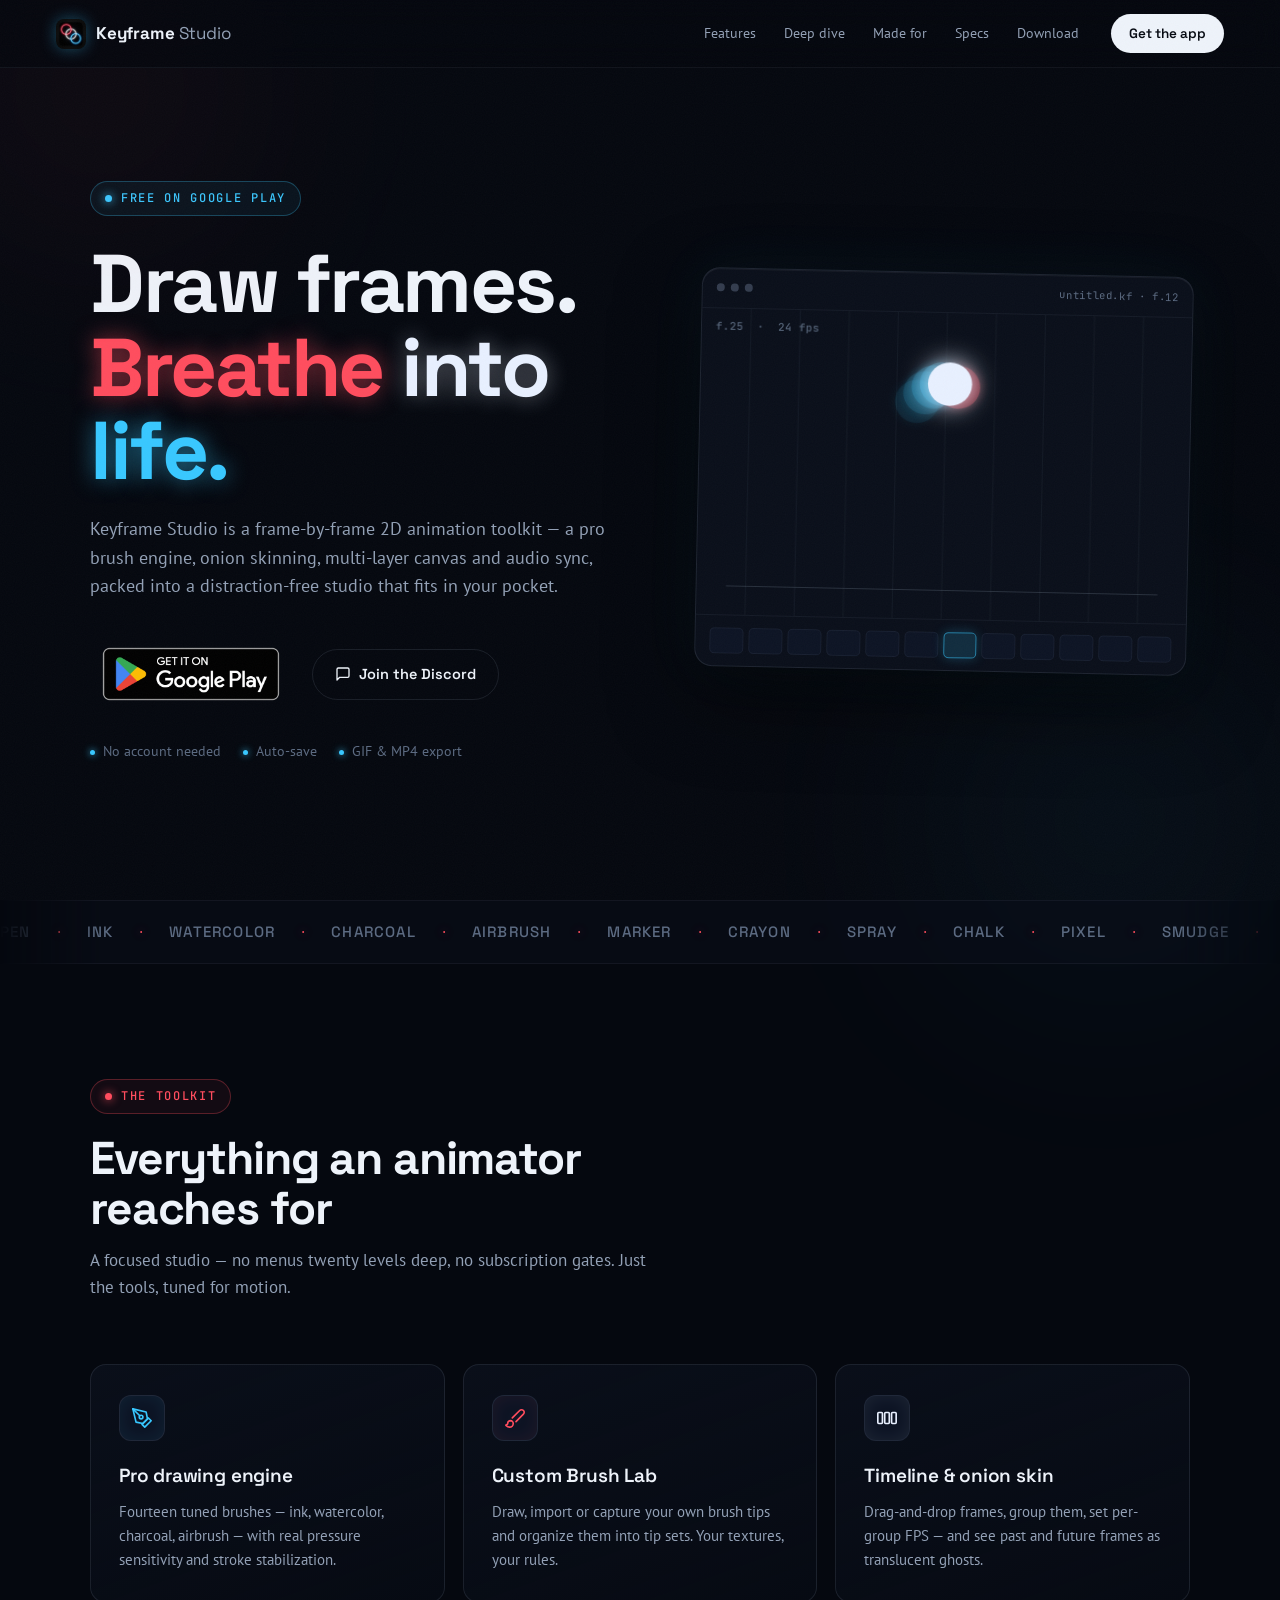
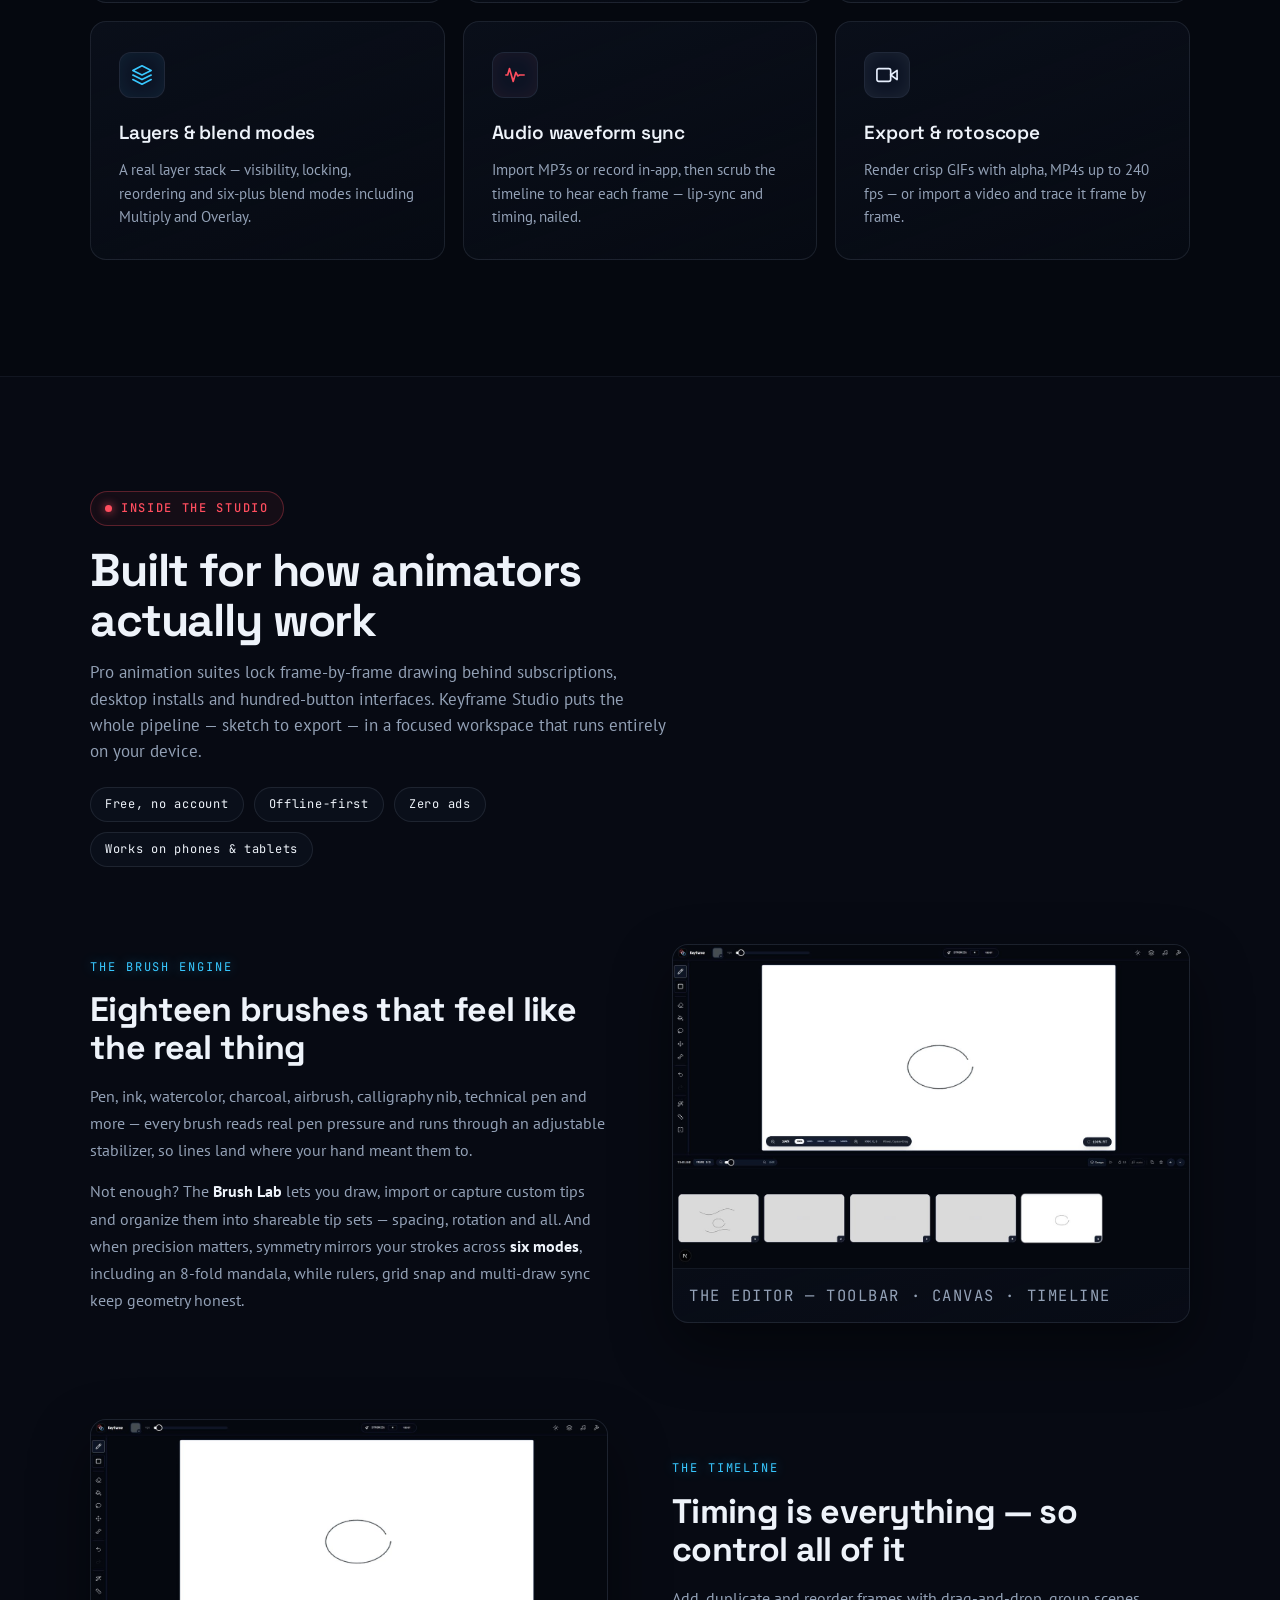
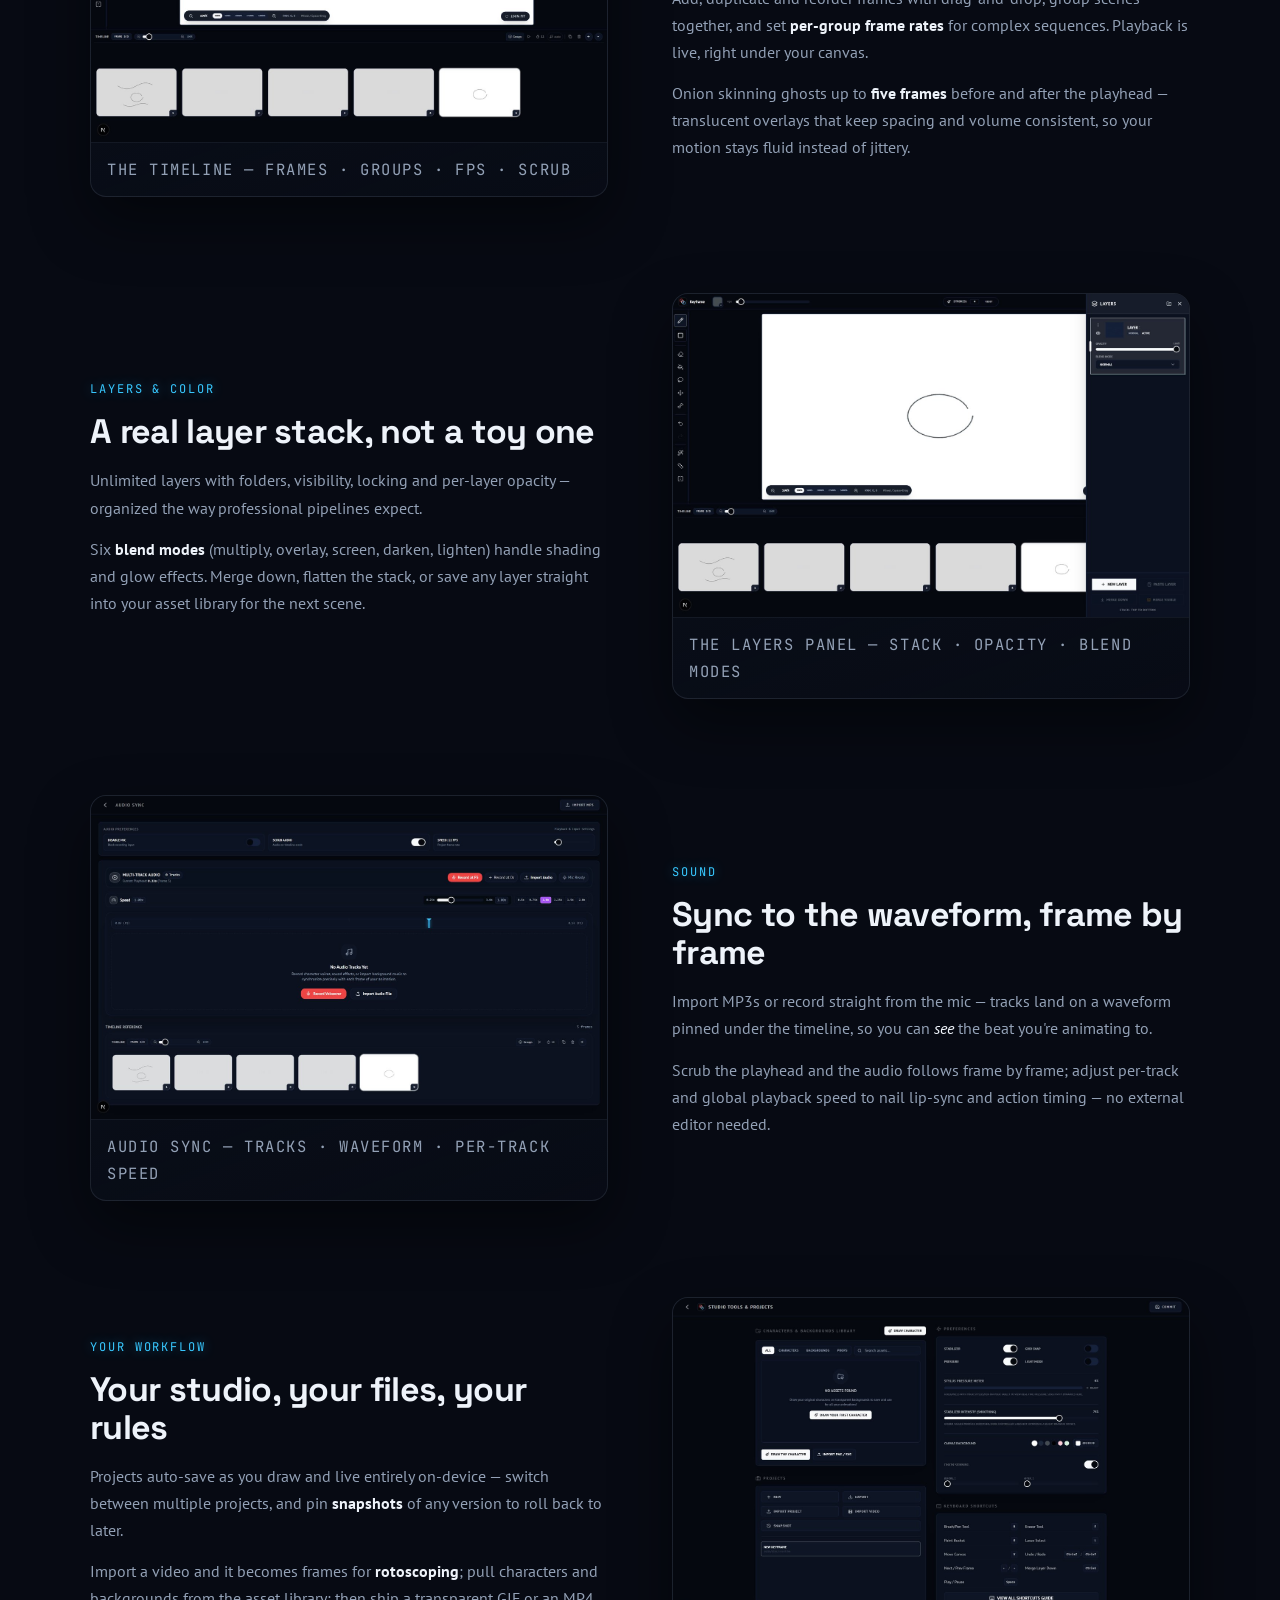
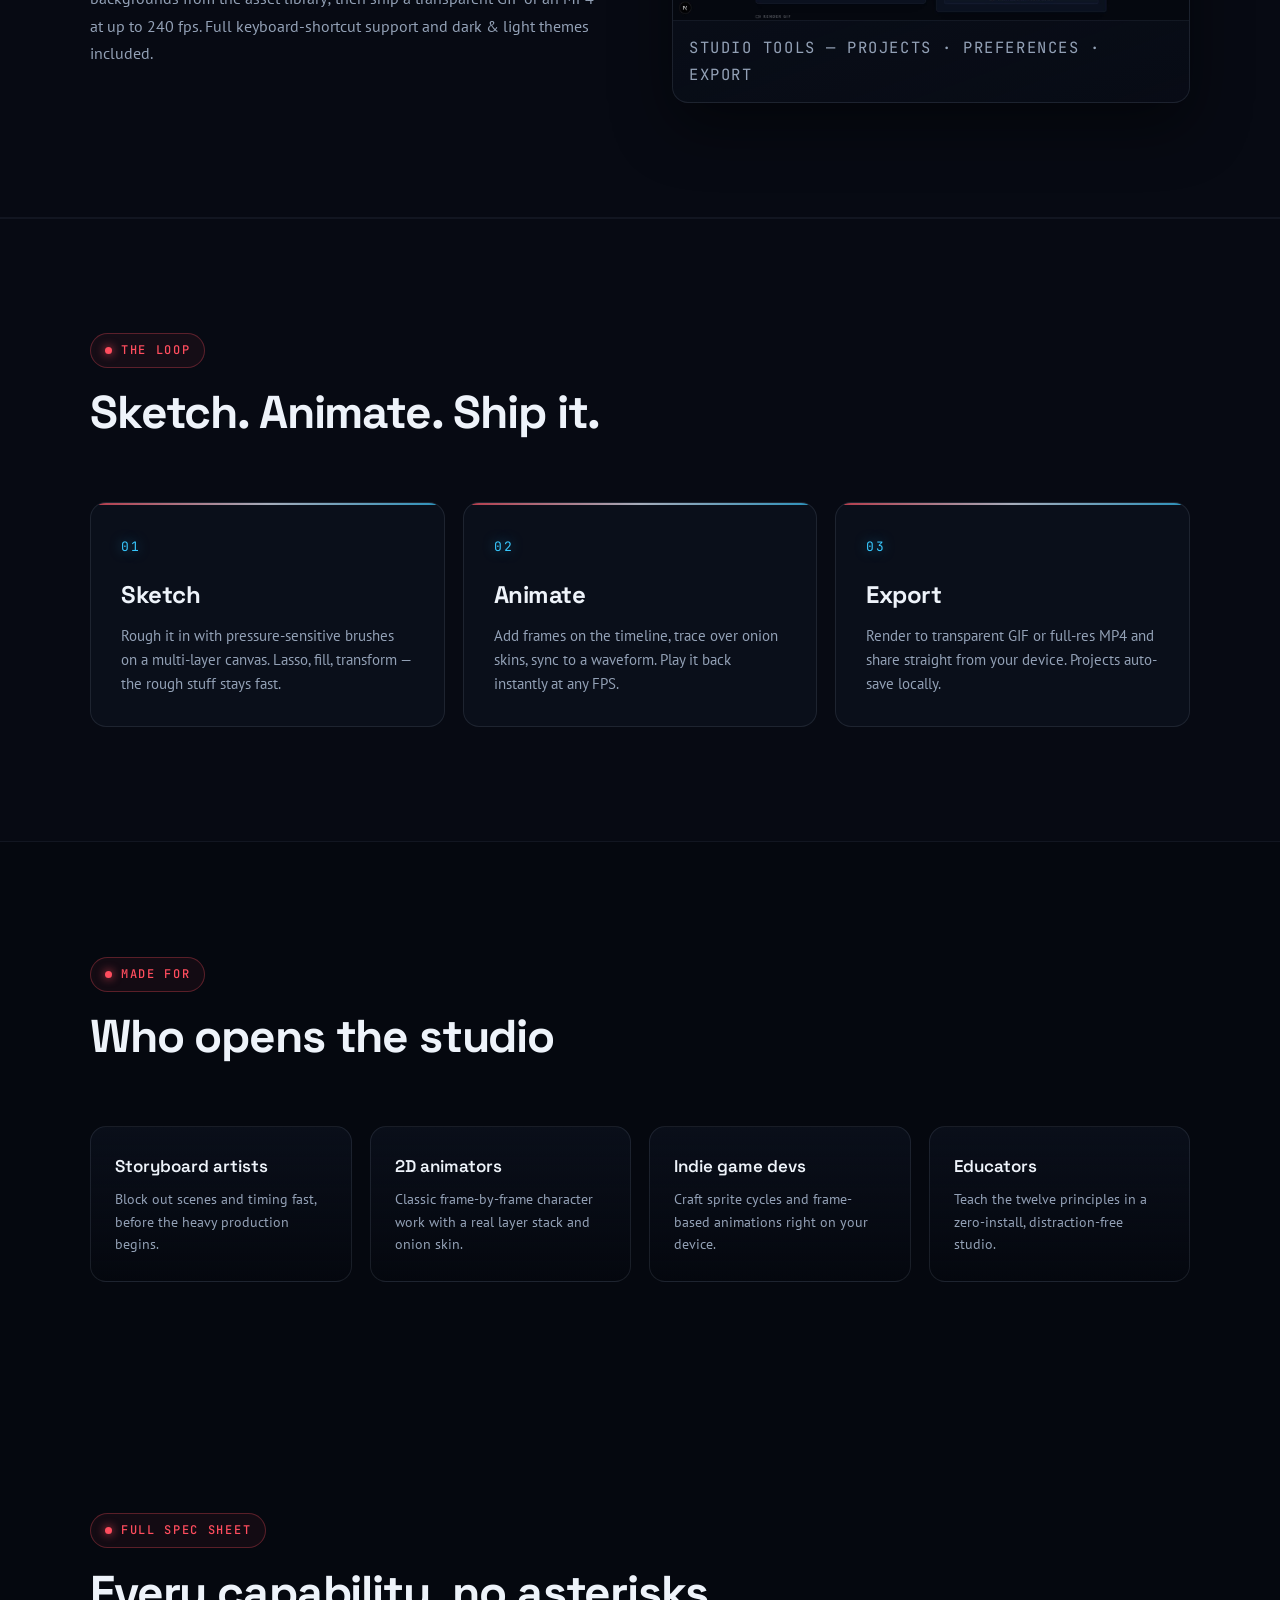
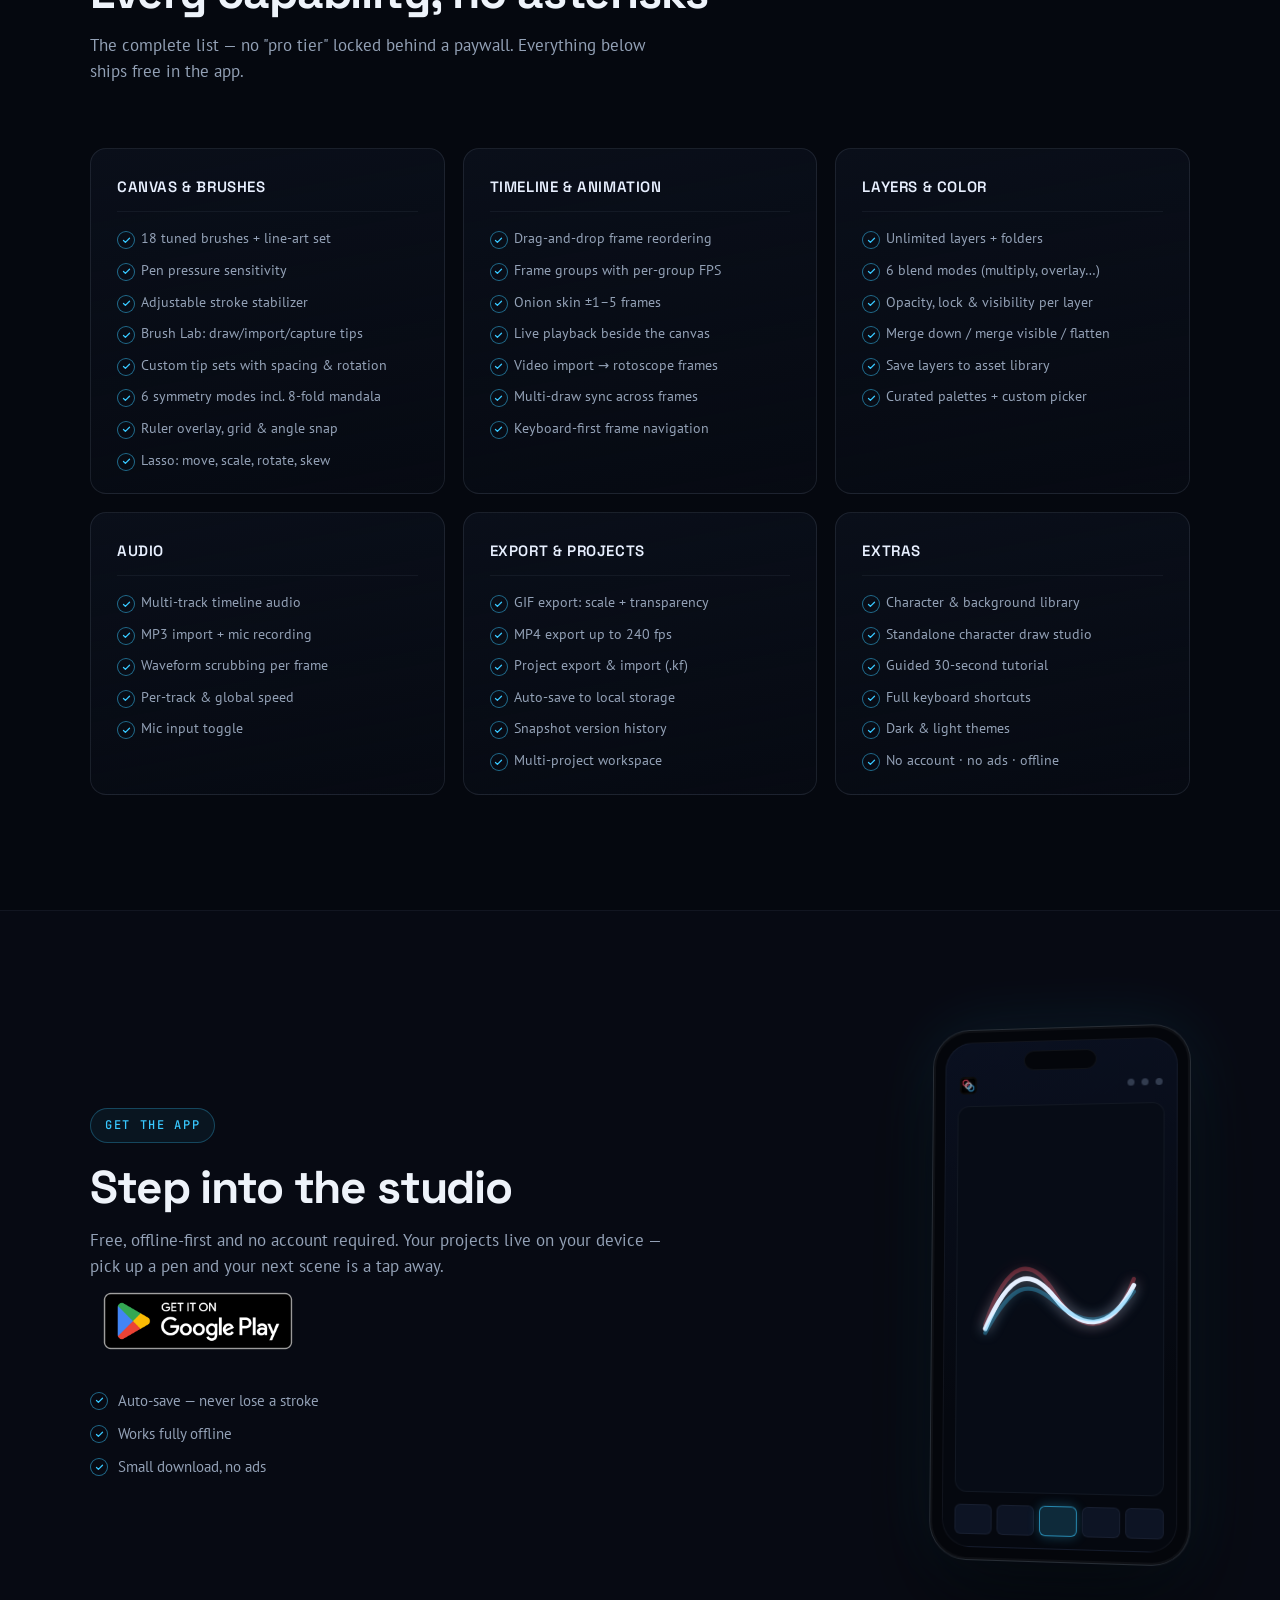
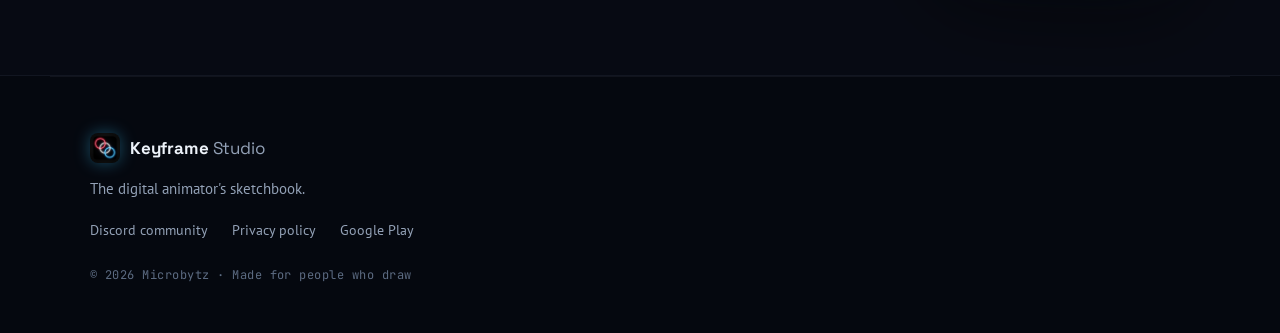
<file: landing/index.html>
<!doctype html>
<html lang="en">
<head>
  <meta charset="utf-8" />
  <meta name="viewport" content="width=device-width, initial-scale=1" />
  <title>Keyframe Studio — Hand-drawn 2D Animation Studio</title>
  <meta name="description" content="Keyframe Studio is a frame-by-frame 2D animation toolkit — pro brushes, onion skinning, multi-layer canvas and audio sync. Free on Google Play." />
  <meta property="og:title" content="Keyframe Studio — The Digital Animator's Sketchbook" />
  <meta property="og:description" content="Draw frames. Breathe life. A frame-by-frame 2D animation studio, free on Android." />
  <meta property="og:type" content="website" />
  <meta property="og:image" content="assets/splash.png" />
  <meta name="theme-color" content="#05080f" />
  <link rel="icon" type="image/png" href="assets/icon-192.png" />
  <link rel="apple-touch-icon" href="assets/icon-192.png" />
  <link rel="preconnect" href="https://fonts.googleapis.com" />
  <link rel="preconnect" href="https://fonts.gstatic.com" crossorigin />
  <link href="https://fonts.googleapis.com/css2?family=Space+Grotesk:wght@400;500;600;700&family=PT+Sans:ital,wght@0,400;0,700;1,400&family=JetBrains+Mono:wght@400;500&display=swap" rel="stylesheet" />
  <link rel="stylesheet" href="styles.css" />
</head>
<body>
  <div class="noise" aria-hidden="true"></div>

  <!-- ============ NAV ============ -->
  <header class="nav" id="nav">
    <a class="brand" href="#top" aria-label="Keyframe Studio — back to top">
      <img src="assets/logo.png" alt="" width="30" height="30" class="brand-mark" />
      <span class="brand-name">Keyframe<em>Studio</em></span>
    </a>
    <nav class="nav-links" aria-label="Primary">
      <a href="#features">Features</a>
      <a href="#inside">Deep dive</a>
      <a href="#made-for">Made for</a>
      <a href="#specs">Specs</a>
      <a href="#download">Download</a>
    </nav>
    <a class="nav-cta" href="https://play.google.com/store/apps/details?id=xyz.microbytz.keyframestudio" target="_blank" rel="noopener">
      Get the app
    </a>
    <button class="nav-toggle" id="navToggle" aria-label="Open menu" aria-expanded="false" aria-controls="navMenu">
      <span></span><span></span><span></span>
    </button>
  </header>
  <nav class="nav-menu" id="navMenu" aria-label="Mobile">
    <a href="#features">Features</a>
    <a href="#inside">Deep dive</a>
    <a href="#made-for">Made for</a>
    <a href="#specs">Specs</a>
    <a href="#download">Download</a>
    <a href="https://play.google.com/store/apps/details?id=xyz.microbytz.keyframestudio" target="_blank" rel="noopener">Get the app</a>
  </nav>

  <main id="top">

    <!-- ============ HERO ============ -->
    <section class="hero">
      <div class="hero-glow hero-glow--red" aria-hidden="true"></div>
      <div class="hero-glow hero-glow--cyan" aria-hidden="true"></div>

      <div class="hero-copy">
        <p class="eyebrow reveal"><span class="pulse-dot" aria-hidden="true"></span>Free on Google Play</p>
        <h1 class="reveal" style="--d:.06s">Draw frames.<br /><span class="neon-split"><em class="n-red">Breathe</em> <em class="n-white">into</em> <em class="n-cyan">life.</em></span></h1>
        <p class="lede reveal" style="--d:.14s">
          Keyframe Studio is a frame-by-frame 2D animation toolkit — a pro brush engine,
          onion skinning, multi-layer canvas and audio sync, packed into a
          distraction-free studio that fits in your pocket.
        </p>
        <div class="hero-cta reveal" style="--d:.22s">
          <a class="play-badge" href="https://play.google.com/store/apps/details?id=xyz.microbytz.keyframestudio" target="_blank" rel="noopener" aria-label="Get Keyframe Studio on Google Play">
            <img src="assets/google-play-badge.png" alt="Get it on Google Play" width="202" height="78" />
          </a>
          <a class="btn-ghost" href="https://discord.gg/N59FesTc" target="_blank" rel="noopener">
            <svg viewBox="0 0 24 24" width="16" height="16" fill="none" stroke="currentColor" stroke-width="2" stroke-linecap="round" stroke-linejoin="round" aria-hidden="true"><path d="M21 15a2 2 0 0 1-2 2H7l-4 4V5a2 2 0 0 1 2-2h14a2 2 0 0 1 2 2z"/></svg>
            Join the Discord
          </a>
        </div>
        <ul class="hero-meta reveal" style="--d:.3s">
          <li>No account needed</li>
          <li>Auto-save</li>
          <li>GIF &amp; MP4 export</li>
        </ul>
      </div>

      <div class="hero-stage reveal" style="--d:.18s">
        <div class="stage-frame">
          <div class="stage-topbar" aria-hidden="true">
            <i></i><i></i><i></i>
            <span class="stage-title">untitled.kf · f.12</span>
          </div>
          <canvas id="heroCanvas" aria-label="Demo: a bouncing ball animated frame by frame with onion-skin trails" role="img"></canvas>
          <div class="stage-timeline" id="stageTimeline" aria-hidden="true"></div>
        </div>
      </div>
    </section>

    <!-- ============ BRUSH MARQUEE ============ -->
    <div class="marquee" aria-hidden="true">
      <div class="marquee-track">
        <span>Pen</span><i>·</i><span>Ink</span><i>·</i><span>Watercolor</span><i>·</i><span>Charcoal</span><i>·</i><span>Airbrush</span><i>·</i><span>Marker</span><i>·</i><span>Crayon</span><i>·</i><span>Spray</span><i>·</i><span>Chalk</span><i>·</i><span>Pixel</span><i>·</i><span>Smudge</span><i>·</i><span>Calligraphy</span><i>·</i><span>Blur</span><i>·</i><span>Custom&nbsp;Tips</span><i>·</i>
        <span>Pen</span><i>·</i><span>Ink</span><i>·</i><span>Watercolor</span><i>·</i><span>Charcoal</span><i>·</i><span>Airbrush</span><i>·</i><span>Marker</span><i>·</i><span>Crayon</span><i>·</i><span>Spray</span><i>·</i><span>Chalk</span><i>·</i><span>Pixel</span><i>·</i><span>Smudge</span><i>·</i><span>Calligraphy</span><i>·</i><span>Blur</span><i>·</i><span>Custom&nbsp;Tips</span><i>·</i>
      </div>
    </div>

    <!-- ============ FEATURES ============ -->
    <section class="section" id="features">
      <header class="section-head reveal">
        <p class="eyebrow">The toolkit</p>
        <h2>Everything an animator reaches for</h2>
        <p class="section-sub">A focused studio — no menus twenty levels deep, no subscription gates. Just the tools, tuned for motion.</p>
      </header>

      <div class="feature-grid">
        <article class="card reveal">
          <div class="card-icon n-cyan">
            <svg viewBox="0 0 24 24" fill="none" stroke="currentColor" stroke-width="1.8" stroke-linecap="round" stroke-linejoin="round" aria-hidden="true"><path d="M12 19l7-7 3 3-7 7-3-3z"/><path d="M18 13l-1.5-7.5L2 2l3.5 14.5L13 18l5-5z"/><path d="M2 2l7.586 7.586"/><circle cx="11" cy="11" r="2"/></svg>
          </div>
          <h3>Pro drawing engine</h3>
          <p>Fourteen tuned brushes — ink, watercolor, charcoal, airbrush — with real pressure sensitivity and stroke stabilization.</p>
        </article>

        <article class="card reveal" style="--d:.05s">
          <div class="card-icon n-red">
            <svg viewBox="0 0 24 24" fill="none" stroke="currentColor" stroke-width="1.8" stroke-linecap="round" stroke-linejoin="round" aria-hidden="true"><path d="M9.06 11.9l8.07-8.06a2.85 2.85 0 1 1 4.03 4.03l-8.06 8.08"/><path d="M7.07 14.94c-1.66 0-3 1.35-3 3.02 0 1.33-2.5 1.52-2 2.02 1.08 1.1 2.49 2.02 4 2.02 2.2 0 4-1.8 4-4.04a3.01 3.01 0 0 0-3-3.02z"/></svg>
          </div>
          <h3>Custom Brush Lab</h3>
          <p>Draw, import or capture your own brush tips and organize them into tip sets. Your textures, your rules.</p>
        </article>

        <article class="card reveal" style="--d:.1s">
          <div class="card-icon n-white">
            <svg viewBox="0 0 24 24" fill="none" stroke="currentColor" stroke-width="1.8" stroke-linecap="round" stroke-linejoin="round" aria-hidden="true"><rect x="2" y="6" width="5" height="12" rx="1"/><rect x="9.5" y="6" width="5" height="12" rx="1"/><rect x="17" y="6" width="5" height="12" rx="1"/></svg>
          </div>
          <h3>Timeline &amp; onion skin</h3>
          <p>Drag-and-drop frames, group them, set per-group FPS — and see past and future frames as translucent ghosts.</p>
        </article>

        <article class="card reveal" style="--d:.15s">
          <div class="card-icon n-cyan">
            <svg viewBox="0 0 24 24" fill="none" stroke="currentColor" stroke-width="1.8" stroke-linecap="round" stroke-linejoin="round" aria-hidden="true"><polygon points="12 2 2 7 12 12 22 7 12 2"/><polyline points="2 17 12 22 22 17"/><polyline points="2 12 12 17 22 12"/></svg>
          </div>
          <h3>Layers &amp; blend modes</h3>
          <p>A real layer stack — visibility, locking, reordering and six-plus blend modes including Multiply and Overlay.</p>
        </article>

        <article class="card reveal" style="--d:.2s">
          <div class="card-icon n-red">
            <svg viewBox="0 0 24 24" fill="none" stroke="currentColor" stroke-width="1.8" stroke-linecap="round" stroke-linejoin="round" aria-hidden="true"><path d="M2 12h2l2-7 4 14 3-10 2 4 2-1h5"/></svg>
          </div>
          <h3>Audio waveform sync</h3>
          <p>Import MP3s or record in-app, then scrub the timeline to hear each frame — lip-sync and timing, nailed.</p>
        </article>

        <article class="card reveal" style="--d:.25s">
          <div class="card-icon n-white">
            <svg viewBox="0 0 24 24" fill="none" stroke="currentColor" stroke-width="1.8" stroke-linecap="round" stroke-linejoin="round" aria-hidden="true"><polygon points="23 7 16 12 23 17 23 7"/><rect x="1" y="5" width="15" height="14" rx="2"/></svg>
          </div>
          <h3>Export &amp; rotoscope</h3>
          <p>Render crisp GIFs with alpha, MP4s up to 240 fps — or import a video and trace it frame by frame.</p>
        </article>
      </div>
    </section>

    <!-- ============ DEEP DIVE ============ -->
    <section class="section section--alt" id="inside">
      <header class="section-head reveal">
        <p class="eyebrow">Inside the studio</p>
        <h2>Built for how animators actually work</h2>
        <p class="section-sub">
          Pro animation suites lock frame-by-frame drawing behind subscriptions,
          desktop installs and hundred-button interfaces. Keyframe Studio puts the
          whole pipeline — sketch to export — in a focused workspace that runs
          entirely on your device.
        </p>
        <ul class="principles" aria-label="Design principles">
          <li>Free, no account</li>
          <li>Offline-first</li>
          <li>Zero ads</li>
          <li>Works on phones &amp; tablets</li>
        </ul>
      </header>

      <div class="deep-list">

        <!-- 1. Brush engine -->
        <div class="deep reveal">
          <div class="deep-copy">
            <span class="deep-num">The Brush Engine</span>
            <h3>Eighteen brushes that feel like the real thing</h3>
            <p>
              Pen, ink, watercolor, charcoal, airbrush, calligraphy nib, technical
              pen and more — every brush reads real pen pressure and runs through
              an adjustable stabilizer, so lines land where your hand meant them to.
            </p>
            <p>
              Not enough? The <strong>Brush Lab</strong> lets you draw, import or capture
              custom tips and organize them into shareable tip sets — spacing,
              rotation and all. And when precision matters, symmetry mirrors your
              strokes across <strong>six modes</strong>, including an 8-fold mandala,
              while rulers, grid snap and multi-draw sync keep geometry honest.
            </p>
          </div>
          <div class="deep-visual">
            <div class="viz-panel viz-panel--shot">
              <img src="assets/shot-editor.jpg" alt="Keyframe Studio editor — brush toolbar, drawing canvas and frame timeline" loading="lazy" />
              <p class="viz-cap">the editor — toolbar · canvas · timeline</p>
            </div>
          </div>
        </div>

        <!-- 2. Timeline -->
        <div class="deep deep--flip reveal">
          <div class="deep-copy">
            <span class="deep-num">The Timeline</span>
            <h3>Timing is everything — so control all of it</h3>
            <p>
              Add, duplicate and reorder frames with drag-and-drop, group scenes
              together, and set <strong>per-group frame rates</strong> for complex
              sequences. Playback is live, right under your canvas.
            </p>
            <p>
              Onion skinning ghosts up to <strong>five frames</strong> before and after
              the playhead — translucent overlays that keep spacing and volume
              consistent, so your motion stays fluid instead of jittery.
            </p>
          </div>
          <div class="deep-visual">
            <div class="viz-panel viz-panel--shot viz-shot--bottom">
              <img src="assets/shot-editor.jpg" alt="The frame timeline — thumbnails, playhead scrubber and playback controls" loading="lazy" />
              <p class="viz-cap">the timeline — frames · groups · fps · scrub</p>
            </div>
          </div>
        </div>

        <!-- 3. Layers -->
        <div class="deep reveal">
          <div class="deep-copy">
            <span class="deep-num">Layers &amp; Color</span>
            <h3>A real layer stack, not a toy one</h3>
            <p>
              Unlimited layers with folders, visibility, locking and per-layer
              opacity — organized the way professional pipelines expect.
            </p>
            <p>
              Six <strong>blend modes</strong> (multiply, overlay, screen, darken,
              lighten) handle shading and glow effects. Merge down, flatten the
              stack, or save any layer straight into your asset library for the
              next scene.
            </p>
          </div>
          <div class="deep-visual">
            <div class="viz-panel viz-panel--shot viz-shot--right">
              <img src="assets/shot-layers.jpg" alt="Layers panel — layer list, opacity slider and blend mode picker" loading="lazy" />
              <p class="viz-cap">the layers panel — stack · opacity · blend modes</p>
            </div>
          </div>
        </div>

        <!-- 4. Sound -->
        <div class="deep deep--flip reveal">
          <div class="deep-copy">
            <span class="deep-num">Sound</span>
            <h3>Sync to the waveform, frame by frame</h3>
            <p>
              Import MP3s or record straight from the mic — tracks land on a
              waveform pinned under the timeline, so you can <em>see</em> the beat
              you're animating to.
            </p>
            <p>
              Scrub the playhead and the audio follows frame by frame; adjust
              per-track and global playback speed to nail lip-sync and action
              timing — no external editor needed.
            </p>
          </div>
          <div class="deep-visual">
            <div class="viz-panel viz-panel--shot">
              <img src="assets/shot-audio.jpg" alt="Audio sync view — multi-track waveform timeline with playhead and speed controls" loading="lazy" />
              <p class="viz-cap">audio sync — tracks · waveform · per-track speed</p>
            </div>
          </div>
        </div>

        <!-- 5. Workflow -->
        <div class="deep reveal">
          <div class="deep-copy">
            <span class="deep-num">Your Workflow</span>
            <h3>Your studio, your files, your rules</h3>
            <p>
              Projects auto-save as you draw and live entirely on-device — switch
              between multiple projects, and pin <strong>snapshots</strong> of any
              version to roll back to later.
            </p>
            <p>
              Import a video and it becomes frames for <strong>rotoscoping</strong>;
              pull characters and backgrounds from the asset library; then ship a
              transparent GIF or an MP4 at up to 240 fps. Full keyboard-shortcut
              support and dark &amp; light themes included.
            </p>
          </div>
          <div class="deep-visual">
            <div class="viz-panel viz-panel--shot">
              <img src="assets/shot-tools.jpg" alt="Studio tools screen — asset library, projects, preferences and export controls" loading="lazy" />
              <p class="viz-cap">studio tools — projects · preferences · export</p>
            </div>
          </div>
        </div>

      </div>
    </section>

    <!-- ============ WORKFLOW ============ -->
    <section class="section section--alt" id="workflow">
      <header class="section-head reveal">
        <p class="eyebrow">The loop</p>
        <h2>Sketch. Animate. Ship it.</h2>
      </header>

      <ol class="steps">
        <li class="step reveal">
          <span class="step-num">01</span>
          <h3>Sketch</h3>
          <p>Rough it in with pressure-sensitive brushes on a multi-layer canvas. Lasso, fill, transform — the rough stuff stays fast.</p>
        </li>
        <li class="step reveal" style="--d:.08s">
          <span class="step-num">02</span>
          <h3>Animate</h3>
          <p>Add frames on the timeline, trace over onion skins, sync to a waveform. Play it back instantly at any FPS.</p>
        </li>
        <li class="step reveal" style="--d:.16s">
          <span class="step-num">03</span>
          <h3>Export</h3>
          <p>Render to transparent GIF or full-res MP4 and share straight from your device. Projects auto-save locally.</p>
        </li>
      </ol>
    </section>

    <!-- ============ MADE FOR ============ -->
    <section class="section" id="made-for">
      <header class="section-head reveal">
        <p class="eyebrow">Made for</p>
        <h2>Who opens the studio</h2>
      </header>

      <div class="audience-grid">
        <article class="audience reveal">
          <h3>Storyboard artists</h3>
          <p>Block out scenes and timing fast, before the heavy production begins.</p>
        </article>
        <article class="audience reveal" style="--d:.06s">
          <h3>2D animators</h3>
          <p>Classic frame-by-frame character work with a real layer stack and onion skin.</p>
        </article>
        <article class="audience reveal" style="--d:.12s">
          <h3>Indie game devs</h3>
          <p>Craft sprite cycles and frame-based animations right on your device.</p>
        </article>
        <article class="audience reveal" style="--d:.18s">
          <h3>Educators</h3>
          <p>Teach the twelve principles in a zero-install, distraction-free studio.</p>
        </article>
      </div>
    </section>

    <!-- ============ SPEC SHEET ============ -->
    <section class="section" id="specs">
      <header class="section-head reveal">
        <p class="eyebrow">Full spec sheet</p>
        <h2>Every capability, no asterisks</h2>
        <p class="section-sub">The complete list — no "pro tier" locked behind a paywall. Everything below ships free in the app.</p>
      </header>

      <div class="spec-grid">
        <div class="spec-group reveal">
          <h4>Canvas &amp; brushes</h4>
          <ul class="check-list">
            <li>18 tuned brushes + line-art set</li>
            <li>Pen pressure sensitivity</li>
            <li>Adjustable stroke stabilizer</li>
            <li>Brush Lab: draw/import/capture tips</li>
            <li>Custom tip sets with spacing &amp; rotation</li>
            <li>6 symmetry modes incl. 8-fold mandala</li>
            <li>Ruler overlay, grid &amp; angle snap</li>
            <li>Lasso: move, scale, rotate, skew</li>
          </ul>
        </div>

        <div class="spec-group reveal" style="--d:.05s">
          <h4>Timeline &amp; animation</h4>
          <ul class="check-list">
            <li>Drag-and-drop frame reordering</li>
            <li>Frame groups with per-group FPS</li>
            <li>Onion skin ±1–5 frames</li>
            <li>Live playback beside the canvas</li>
            <li>Video import → rotoscope frames</li>
            <li>Multi-draw sync across frames</li>
            <li>Keyboard-first frame navigation</li>
          </ul>
        </div>

        <div class="spec-group reveal" style="--d:.1s">
          <h4>Layers &amp; color</h4>
          <ul class="check-list">
            <li>Unlimited layers + folders</li>
            <li>6 blend modes (multiply, overlay…)</li>
            <li>Opacity, lock &amp; visibility per layer</li>
            <li>Merge down / merge visible / flatten</li>
            <li>Save layers to asset library</li>
            <li>Curated palettes + custom picker</li>
          </ul>
        </div>

        <div class="spec-group reveal" style="--d:.15s">
          <h4>Audio</h4>
          <ul class="check-list">
            <li>Multi-track timeline audio</li>
            <li>MP3 import + mic recording</li>
            <li>Waveform scrubbing per frame</li>
            <li>Per-track &amp; global speed</li>
            <li>Mic input toggle</li>
          </ul>
        </div>

        <div class="spec-group reveal" style="--d:.2s">
          <h4>Export &amp; projects</h4>
          <ul class="check-list">
            <li>GIF export: scale + transparency</li>
            <li>MP4 export up to 240 fps</li>
            <li>Project export &amp; import (.kf)</li>
            <li>Auto-save to local storage</li>
            <li>Snapshot version history</li>
            <li>Multi-project workspace</li>
          </ul>
        </div>

        <div class="spec-group reveal" style="--d:.25s">
          <h4>Extras</h4>
          <ul class="check-list">
            <li>Character &amp; background library</li>
            <li>Standalone character draw studio</li>
            <li>Guided 30-second tutorial</li>
            <li>Full keyboard shortcuts</li>
            <li>Dark &amp; light themes</li>
            <li>No account · no ads · offline</li>
          </ul>
        </div>
      </div>
    </section>

    <!-- ============ DOWNLOAD ============ -->
    <section class="section section--alt download" id="download">
      <div class="download-copy">
        <p class="eyebrow reveal">Get the app</p>
        <h2 class="reveal" style="--d:.05s">Step into the studio</h2>
        <p class="section-sub reveal" style="--d:.1s">
          Free, offline-first and no account required. Your projects live on your
          device — pick up a pen and your next scene is a tap away.
        </p>
        <div class="reveal" style="--d:.15s">
          <a class="play-badge" href="https://play.google.com/store/apps/details?id=xyz.microbytz.keyframestudio" target="_blank" rel="noopener" aria-label="Get Keyframe Studio on Google Play">
            <img src="assets/google-play-badge.png" alt="Get it on Google Play" width="216" height="84" />
          </a>
        </div>
        <ul class="check-list reveal" style="--d:.2s">
          <li>Auto-save — never lose a stroke</li>
          <li>Works fully offline</li>
          <li>Small download, no ads</li>
        </ul>
      </div>

      <div class="phone-wrap reveal" style="--d:.12s">
        <div class="phone" id="phoneTilt">
          <div class="phone-notch" aria-hidden="true"></div>
          <div class="phone-screen">
            <div class="phone-toolbar" aria-hidden="true">
              <img src="assets/logo.png" alt="" width="18" height="18" />
              <i></i><i></i><i></i>
            </div>
            <div class="phone-canvas">
              <svg viewBox="0 0 200 140" aria-hidden="true">
                <path class="squiggle s1" d="M28 96 C 50 30, 74 30, 96 66 S 150 112, 172 52" />
                <path class="squiggle s2" d="M28 100 C 52 44, 72 40, 96 70 S 148 106, 172 58" />
                <path class="squiggle s3" d="M28 104 C 54 56, 70 52, 96 74 S 146 100, 172 64" />
              </svg>
            </div>
            <div class="phone-timeline" aria-hidden="true">
              <i></i><i></i><i class="on"></i><i></i><i></i>
            </div>
          </div>
        </div>
      </div>
    </section>
  </main>

  <!-- ============ FOOTER ============ -->
  <footer class="footer">
    <a class="brand" href="#top">
      <img src="assets/logo.png" alt="" width="26" height="26" class="brand-mark" />
      <span class="brand-name">Keyframe<em>Studio</em></span>
    </a>
    <p class="footer-tag">The digital animator's sketchbook.</p>
    <nav class="footer-links" aria-label="Footer">
      <a href="https://discord.gg/N59FesTc" target="_blank" rel="noopener">Discord community</a>
      <a href="https://keyprivacy.microbytz.xyz" target="_blank" rel="noopener">Privacy policy</a>
      <a href="https://play.google.com/store/apps/details?id=xyz.microbytz.keyframestudio" target="_blank" rel="noopener">Google Play</a>
    </nav>
    <p class="footer-copy">© 2026 Microbytz · Made for people who draw</p>
  </footer>

  <script src="script.js"></script>
</body>
</html>
</file>
<file: landing/styles.css>
/* ============================================================
   Keyframe Studio — landing
   Midnight-studio palette + neon tri-ring accents from logo
   ============================================================ */

:root {
  --bg: #05080f;
  --panel: #0a0f1a;
  --panel-2: #0d1424;
  --border: rgba(148, 163, 184, 0.14);
  --border-soft: rgba(148, 163, 184, 0.08);
  --fg: #eef3fa;
  --muted: #93a1b6;
  --faint: #5c6b82;
  --red: #ff4d5e;
  --cyan: #38c8ff;
  --white-neon: #e8f0ff;
  --font-display: "Space Grotesk", system-ui, sans-serif;
  --font-body: "PT Sans", system-ui, sans-serif;
  --font-mono: "JetBrains Mono", ui-monospace, monospace;
  --radius: 16px;
  --nav-h: 68px;
  --maxw: 1180px;
}

* { box-sizing: border-box; margin: 0; padding: 0; }

html {
  scroll-behavior: smooth;
  scroll-padding-top: calc(var(--nav-h) + 16px);
}

body {
  font-family: var(--font-body);
  font-size: 16px;
  line-height: 1.6;
  color: var(--fg);
  background: var(--bg);
  overflow-x: hidden;
  -webkit-font-smoothing: antialiased;
}

::selection { background: rgba(56, 200, 255, 0.35); color: #fff; }

img { display: block; max-width: 100%; }
a { color: inherit; }

:focus-visible {
  outline: 2px solid var(--cyan);
  outline-offset: 3px;
  border-radius: 4px;
}

/* film-grain overlay */
.noise {
  position: fixed;
  inset: 0;
  z-index: 60;
  pointer-events: none;
  opacity: 0.05;
  background-image: url("data:image/svg+xml,%3Csvg xmlns='http://www.w3.org/2000/svg' width='160' height='160'%3E%3Cfilter id='n'%3E%3CfeTurbulence type='fractalNoise' baseFrequency='0.9' numOctaves='2'/%3E%3C/filter%3E%3Crect width='160' height='160' filter='url(%23n)' opacity='0.6'/%3E%3C/svg%3E");
}

/* ============ reveal on scroll ============ */
.reveal {
  opacity: 0;
  transform: translateY(26px);
  transition: opacity 0.7s ease, transform 0.7s cubic-bezier(0.16, 1, 0.3, 1);
  transition-delay: var(--d, 0s);
}
.reveal.in { opacity: 1; transform: none; }

/* ============ NAV ============ */
.nav {
  position: fixed;
  top: 0; left: 0; right: 0;
  z-index: 50;
  height: var(--nav-h);
  display: flex;
  align-items: center;
  gap: 32px;
  padding: 0 clamp(20px, 5vw, 56px);
  background: rgba(5, 8, 15, 0.72);
  backdrop-filter: blur(14px);
  -webkit-backdrop-filter: blur(14px);
  border-bottom: 1px solid var(--border-soft);
}

.brand {
  display: flex;
  align-items: center;
  gap: 10px;
  text-decoration: none;
}
.brand-mark {
  width: 30px; height: 30px;
  border-radius: 8px;
  filter: drop-shadow(0 0 8px rgba(56, 200, 255, 0.35));
}
.brand-name {
  font-family: var(--font-display);
  font-weight: 700;
  font-size: 17px;
  letter-spacing: -0.01em;
}
.brand-name em {
  font-style: normal;
  font-weight: 400;
  color: var(--muted);
  margin-left: 4px;
}

.nav-links {
  display: flex;
  gap: 28px;
  margin-left: auto;
}
.nav-links a {
  font-size: 14px;
  color: var(--muted);
  text-decoration: none;
  transition: color 0.2s;
}
.nav-links a:hover { color: var(--fg); }

.nav-cta {
  font-family: var(--font-display);
  font-weight: 600;
  font-size: 13.5px;
  text-decoration: none;
  padding: 9px 18px;
  border-radius: 999px;
  color: #060a12;
  background: var(--fg);
  transition: transform 0.2s, box-shadow 0.2s;
}
.nav-cta:hover {
  transform: translateY(-1px);
  box-shadow: 0 4px 24px rgba(232, 240, 255, 0.25);
}

.nav-toggle {
  display: none;
  flex-direction: column;
  gap: 5px;
  padding: 10px;
  background: none;
  border: 0;
  cursor: pointer;
}
.nav-toggle span {
  width: 20px; height: 2px;
  background: var(--fg);
  border-radius: 2px;
  transition: transform 0.25s, opacity 0.25s;
}
.nav-toggle[aria-expanded="true"] span:nth-child(1) { transform: translateY(7px) rotate(45deg); }
.nav-toggle[aria-expanded="true"] span:nth-child(2) { opacity: 0; }
.nav-toggle[aria-expanded="true"] span:nth-child(3) { transform: translateY(-7px) rotate(-45deg); }

.nav-menu {
  position: fixed;
  top: var(--nav-h);
  left: 0; right: 0;
  z-index: 49;
  display: none;
  flex-direction: column;
  padding: 8px 24px 20px;
  background: rgba(5, 8, 15, 0.96);
  backdrop-filter: blur(16px);
  border-bottom: 1px solid var(--border);
}
.nav-menu.open { display: flex; }
.nav-menu a {
  padding: 14px 4px;
  font-family: var(--font-display);
  font-size: 17px;
  color: var(--fg);
  text-decoration: none;
  border-bottom: 1px solid var(--border-soft);
}
.nav-menu a:last-child { border-bottom: 0; color: var(--cyan); }

/* ============ HERO ============ */
.hero {
  position: relative;
  min-height: 100svh;
  display: grid;
  grid-template-columns: minmax(0, 1.05fr) minmax(0, 0.95fr);
  align-items: center;
  gap: clamp(32px, 5vw, 72px);
  max-width: var(--maxw);
  margin: 0 auto;
  padding: calc(var(--nav-h) + 48px) clamp(20px, 4vw, 40px) 72px;
}

.hero-glow {
  position: absolute;
  border-radius: 50%;
  filter: blur(120px);
  pointer-events: none;
  opacity: 0.5;
}
.hero-glow--red {
  width: 420px; height: 420px;
  top: -120px; left: -160px;
  background: radial-gradient(circle, rgba(255, 77, 94, 0.22), transparent 65%);
}
.hero-glow--cyan {
  width: 520px; height: 520px;
  bottom: -180px; right: -140px;
  background: radial-gradient(circle, rgba(56, 200, 255, 0.16), transparent 65%);
}

.eyebrow {
  display: inline-flex;
  align-items: center;
  gap: 9px;
  font-family: var(--font-mono);
  font-size: 12px;
  font-weight: 500;
  letter-spacing: 0.14em;
  text-transform: uppercase;
  color: var(--cyan);
  padding: 7px 14px;
  border: 1px solid rgba(56, 200, 255, 0.28);
  border-radius: 999px;
  background: rgba(56, 200, 255, 0.06);
}
.pulse-dot {
  width: 7px; height: 7px;
  border-radius: 50%;
  background: var(--cyan);
  box-shadow: 0 0 10px var(--cyan);
  animation: pulse 2.2s ease-in-out infinite;
}
@keyframes pulse {
  0%, 100% { opacity: 1; }
  50% { opacity: 0.35; }
}

.hero h1 {
  font-family: var(--font-display);
  font-weight: 700;
  font-size: clamp(44px, 6.4vw, 84px);
  line-height: 1.02;
  letter-spacing: -0.03em;
  margin: 26px 0 22px;
}
.neon-split em { font-style: normal; }
.n-red {
  color: var(--red);
  text-shadow: 0 0 22px rgba(255, 77, 94, 0.55);
}
.n-white {
  color: var(--white-neon);
  text-shadow: 0 0 22px rgba(232, 240, 255, 0.4);
}
.n-cyan {
  color: var(--cyan);
  text-shadow: 0 0 22px rgba(56, 200, 255, 0.55);
}

.lede {
  font-size: clamp(16px, 1.4vw, 18.5px);
  color: var(--muted);
  max-width: 34rem;
}

.hero-cta {
  display: flex;
  align-items: center;
  gap: 20px;
  flex-wrap: wrap;
  margin-top: 34px;
}
.play-badge img {
  width: 202px;
  height: auto;
  transition: transform 0.25s, filter 0.25s;
}
.play-badge:hover img {
  transform: translateY(-2px);
  filter: drop-shadow(0 6px 20px rgba(255, 255, 255, 0.12));
}

.btn-ghost {
  display: inline-flex;
  align-items: center;
  gap: 8px;
  font-family: var(--font-display);
  font-weight: 600;
  font-size: 14.5px;
  color: var(--fg);
  text-decoration: none;
  padding: 13px 22px;
  border: 1px solid var(--border);
  border-radius: 999px;
  transition: border-color 0.2s, background 0.2s, transform 0.2s;
}
.btn-ghost:hover {
  border-color: rgba(56, 200, 255, 0.5);
  background: rgba(56, 200, 255, 0.07);
  transform: translateY(-1px);
}

.hero-meta {
  display: flex;
  gap: 8px 22px;
  flex-wrap: wrap;
  margin-top: 28px;
  list-style: none;
  font-size: 13.5px;
  color: var(--faint);
}
.hero-meta li {
  display: flex;
  align-items: center;
  gap: 8px;
}
.hero-meta li::before {
  content: "";
  width: 5px; height: 5px;
  border-radius: 50%;
  background: var(--cyan);
  box-shadow: 0 0 7px var(--cyan);
}

/* --- hero stage: animated canvas inside a fake app frame --- */
.hero-stage { position: relative; }

.stage-frame {
  position: relative;
  border: 1px solid var(--border);
  border-radius: 18px;
  background: var(--panel);
  box-shadow:
    0 30px 80px rgba(0, 0, 0, 0.55),
    0 0 60px rgba(56, 200, 255, 0.06),
    inset 0 1px 0 rgba(255, 255, 255, 0.05);
  overflow: hidden;
  transform: rotate(1.2deg);
}
.stage-topbar {
  display: flex;
  align-items: center;
  gap: 6px;
  padding: 11px 14px;
  border-bottom: 1px solid var(--border-soft);
}
.stage-topbar i {
  width: 8px; height: 8px;
  border-radius: 50%;
  background: var(--faint);
  opacity: 0.5;
}
.stage-title {
  margin-left: auto;
  font-family: var(--font-mono);
  font-size: 10.5px;
  color: var(--faint);
  letter-spacing: 0.06em;
}
#heroCanvas {
  display: block;
  width: 100%;
  aspect-ratio: 16 / 10;
  cursor: default;
}
.stage-timeline {
  display: flex;
  gap: 5px;
  padding: 12px 14px;
  border-top: 1px solid var(--border-soft);
}
.stage-timeline i {
  flex: 1;
  height: 26px;
  border-radius: 5px;
  background: var(--panel-2);
  border: 1px solid var(--border-soft);
  transition: background 0.15s, border-color 0.15s, box-shadow 0.15s;
}
.stage-timeline i.on {
  background: rgba(56, 200, 255, 0.16);
  border-color: rgba(56, 200, 255, 0.55);
  box-shadow: 0 0 12px rgba(56, 200, 255, 0.25);
}

/* ============ MARQUEE ============ */
.marquee {
  overflow: hidden;
  padding: 18px 0;
  border-top: 1px solid var(--border-soft);
  border-bottom: 1px solid var(--border-soft);
  background: rgba(10, 15, 26, 0.5);
  mask-image: linear-gradient(90deg, transparent, #000 8%, #000 92%, transparent);
  -webkit-mask-image: linear-gradient(90deg, transparent, #000 8%, #000 92%, transparent);
}
.marquee-track {
  display: flex;
  align-items: center;
  gap: 26px;
  width: max-content;
  animation: marquee 32s linear infinite;
}
.marquee-track span {
  font-family: var(--font-display);
  font-weight: 500;
  font-size: 15px;
  letter-spacing: 0.08em;
  text-transform: uppercase;
  color: var(--faint);
  white-space: nowrap;
}
.marquee-track i {
  font-style: normal;
  color: var(--red);
  text-shadow: 0 0 8px rgba(255, 77, 94, 0.7);
}
@keyframes marquee {
  to { transform: translateX(-50%); }
}

/* ============ SECTIONS ============ */
.section {
  max-width: var(--maxw);
  margin: 0 auto;
  padding: clamp(72px, 9vw, 130px) clamp(20px, 4vw, 40px);
}
.section--alt { position: relative; }
.section--alt::before {
  content: "";
  position: absolute;
  inset: 0 -50vw;
  background: rgba(10, 15, 26, 0.45);
  border-top: 1px solid var(--border-soft);
  border-bottom: 1px solid var(--border-soft);
  z-index: -1;
}

.section-head { max-width: 620px; margin-bottom: clamp(40px, 5vw, 64px); }
.section-head .eyebrow { color: var(--red); border-color: rgba(255, 77, 94, 0.3); background: rgba(255, 77, 94, 0.06); }
.section-head .eyebrow::before {
  content: "";
  width: 7px; height: 7px;
  border-radius: 50%;
  background: var(--red);
  box-shadow: 0 0 10px var(--red);
}

h2 {
  font-family: var(--font-display);
  font-weight: 700;
  font-size: clamp(30px, 4vw, 46px);
  letter-spacing: -0.025em;
  line-height: 1.08;
  margin: 20px 0 14px;
}
.section-sub { color: var(--muted); font-size: 16.5px; max-width: 36rem; }

/* --- feature grid --- */
.feature-grid {
  display: grid;
  grid-template-columns: repeat(3, 1fr);
  gap: 18px;
}
.card {
  position: relative;
  padding: 30px 28px;
  border: 1px solid var(--border);
  border-radius: var(--radius);
  background: linear-gradient(160deg, var(--panel) 0%, rgba(10, 15, 26, 0.4) 100%);
  transition: transform 0.3s cubic-bezier(0.16, 1, 0.3, 1), border-color 0.3s, box-shadow 0.3s;
}
.card:hover {
  transform: translateY(-5px);
  border-color: rgba(148, 163, 184, 0.3);
  box-shadow: 0 18px 50px rgba(0, 0, 0, 0.4);
}
.card-icon {
  display: inline-flex;
  align-items: center;
  justify-content: center;
  width: 46px; height: 46px;
  border-radius: 12px;
  margin-bottom: 20px;
  border: 1px solid var(--border);
  background: var(--panel-2);
}
.card-icon svg { width: 22px; height: 22px; }
.card-icon.n-cyan { color: var(--cyan); box-shadow: inset 0 0 18px rgba(56, 200, 255, 0.08); }
.card-icon.n-red { color: var(--red); box-shadow: inset 0 0 18px rgba(255, 77, 94, 0.08); }
.card-icon.n-white { color: var(--white-neon); box-shadow: inset 0 0 18px rgba(232, 240, 255, 0.08); }
.card h3 {
  font-family: var(--font-display);
  font-weight: 600;
  font-size: 19px;
  letter-spacing: -0.01em;
  margin-bottom: 9px;
}
.card p { font-size: 14.5px; color: var(--muted); line-height: 1.65; }

/* --- workflow steps --- */
.steps {
  display: grid;
  grid-template-columns: repeat(3, 1fr);
  gap: 18px;
  list-style: none;
  counter-reset: step;
}
.step {
  position: relative;
  padding: 34px 30px 30px;
  border: 1px solid var(--border);
  border-radius: var(--radius);
  background: var(--panel);
  overflow: hidden;
}
.step::after {
  content: "";
  position: absolute;
  top: 0; left: 0;
  width: 100%; height: 2px;
  background: linear-gradient(90deg, var(--red), var(--white-neon), var(--cyan));
  opacity: 0.7;
}
.step-num {
  display: block;
  font-family: var(--font-mono);
  font-size: 13px;
  color: var(--cyan);
  letter-spacing: 0.16em;
  margin-bottom: 18px;
  text-shadow: 0 0 12px rgba(56, 200, 255, 0.5);
}
.step h3 {
  font-family: var(--font-display);
  font-weight: 700;
  font-size: 24px;
  letter-spacing: -0.02em;
  margin-bottom: 10px;
}
.step p { font-size: 14.5px; color: var(--muted); line-height: 1.65; }

/* --- audience cards --- */
.audience-grid {
  display: grid;
  grid-template-columns: repeat(4, 1fr);
  gap: 18px;
}
.audience {
  padding: 26px 24px;
  border: 1px solid var(--border);
  border-radius: var(--radius);
  background: linear-gradient(180deg, var(--panel), transparent);
  transition: transform 0.3s, border-color 0.3s;
}
.audience:hover {
  transform: translateY(-4px);
  border-color: rgba(255, 77, 94, 0.35);
}
.audience h3 {
  font-family: var(--font-display);
  font-weight: 600;
  font-size: 17px;
  margin-bottom: 8px;
}
.audience p { font-size: 14px; color: var(--muted); line-height: 1.6; }

/* ============ DOWNLOAD ============ */
.download {
  display: grid;
  grid-template-columns: minmax(0, 1fr) minmax(0, auto);
  align-items: center;
  gap: clamp(48px, 7vw, 110px);
}
.download .play-badge img { width: 216px; }
.check-list {
  list-style: none;
  margin-top: 26px;
  display: flex;
  flex-direction: column;
  gap: 10px;
}
.check-list li {
  position: relative;
  padding-left: 28px;
  font-size: 14.5px;
  color: var(--muted);
}
.check-list li::before {
  content: "";
  position: absolute;
  left: 0; top: 3px;
  width: 16px; height: 16px;
  border-radius: 50%;
  border: 1px solid rgba(56, 200, 255, 0.5);
  background:
    url("data:image/svg+xml,%3Csvg xmlns='http://www.w3.org/2000/svg' viewBox='0 0 24 24' fill='none' stroke='%2338c8ff' stroke-width='3.4' stroke-linecap='round' stroke-linejoin='round'%3E%3Cpolyline points='20 6 9 17 4 12'/%3E%3C/svg%3E") center / 9px no-repeat;
}

/* phone mockup */
.phone-wrap { perspective: 1200px; }
.phone {
  position: relative;
  width: 262px;
  aspect-ratio: 262 / 536;
  border-radius: 38px;
  border: 1px solid rgba(148, 163, 184, 0.25);
  background: #04060b;
  padding: 12px;
  box-shadow:
    0 40px 90px rgba(0, 0, 0, 0.6),
    0 0 70px rgba(56, 200, 255, 0.1),
    inset 0 0 0 2px rgba(255, 255, 255, 0.04);
  transform: rotateY(-8deg) rotateX(2deg);
  transition: transform 0.4s cubic-bezier(0.16, 1, 0.3, 1);
  will-change: transform;
}
.phone-notch {
  position: absolute;
  top: 22px; left: 50%;
  transform: translateX(-50%);
  width: 74px; height: 20px;
  border-radius: 999px;
  background: #04060b;
  border: 1px solid var(--border-soft);
  z-index: 2;
}
.phone-screen {
  height: 100%;
  border-radius: 28px;
  overflow: hidden;
  background: linear-gradient(170deg, #0a1020 0%, #05080f 70%);
  border: 1px solid var(--border-soft);
  display: flex;
  flex-direction: column;
}
.phone-toolbar {
  display: flex;
  align-items: center;
  gap: 7px;
  padding: 34px 14px 12px;
}
.phone-toolbar img { border-radius: 5px; }
.phone-toolbar i {
  width: 7px; height: 7px;
  border-radius: 50%;
  background: var(--faint);
  opacity: 0.5;
  margin-left: auto;
}
.phone-toolbar i + i { margin-left: 0; }
.phone-canvas {
  flex: 1;
  margin: 0 12px;
  border-radius: 12px;
  border: 1px solid var(--border-soft);
  background: #070c16;
  display: flex;
  align-items: center;
  justify-content: center;
}
.squiggle {
  fill: none;
  stroke-linecap: round;
  stroke-width: 4;
}
.squiggle.s1 { stroke: var(--red); opacity: 0.35; filter: drop-shadow(0 0 6px rgba(255, 77, 94, 0.5)); }
.squiggle.s2 { stroke: var(--white-neon); stroke-width: 4.5; filter: drop-shadow(0 0 6px rgba(232, 240, 255, 0.5)); }
.squiggle.s3 { stroke: var(--cyan); opacity: 0.35; filter: drop-shadow(0 0 6px rgba(56, 200, 255, 0.5)); }
.phone-timeline {
  display: flex;
  gap: 5px;
  padding: 12px;
}
.phone-timeline i {
  flex: 1;
  height: 30px;
  border-radius: 6px;
  background: var(--panel-2);
  border: 1px solid var(--border-soft);
}
.phone-timeline i.on {
  background: rgba(56, 200, 255, 0.18);
  border-color: rgba(56, 200, 255, 0.6);
  box-shadow: 0 0 12px rgba(56, 200, 255, 0.3);
}

/* ============ FOOTER ============ */
.footer {
  max-width: var(--maxw);
  margin: 0 auto;
  padding: 56px clamp(20px, 4vw, 40px) 48px;
  border-top: 1px solid var(--border-soft);
  display: flex;
  flex-direction: column;
  align-items: flex-start;
  gap: 14px;
}
.footer-tag { color: var(--muted); font-size: 15px; }
.footer-links {
  display: flex;
  gap: 24px;
  margin-top: 4px;
}
.footer-links a {
  font-size: 14px;
  color: var(--muted);
  text-decoration: none;
  transition: color 0.2s;
}
.footer-links a:hover { color: var(--cyan); }
.footer-copy {
  margin-top: 10px;
  font-family: var(--font-mono);
  font-size: 12px;
  color: var(--faint);
  letter-spacing: 0.04em;
}

/* ============ DEEP DIVE ============ */
.principles {
  display: flex;
  flex-wrap: wrap;
  gap: 10px;
  list-style: none;
  margin-top: 22px;
}
.principles li {
  font-family: var(--font-mono);
  font-size: 12px;
  letter-spacing: 0.06em;
  color: var(--fg);
  padding: 7px 14px;
  border: 1px solid var(--border);
  border-radius: 999px;
  background: var(--panel);
}

.deep-list {
  display: flex;
  flex-direction: column;
  gap: clamp(56px, 8vw, 96px);
  margin-top: clamp(48px, 6vw, 80px);
}
.deep {
  display: grid;
  grid-template-columns: minmax(0, 1fr) minmax(0, 1fr);
  align-items: center;
  gap: clamp(32px, 5vw, 72px);
}
.deep--flip .deep-copy { order: 2; }
.deep--flip .deep-visual { order: 1; }

.deep-num {
  display: inline-block;
  font-family: var(--font-mono);
  font-size: 12px;
  letter-spacing: 0.16em;
  text-transform: uppercase;
  color: var(--cyan);
  text-shadow: 0 0 12px rgba(56, 200, 255, 0.45);
  margin-bottom: 14px;
}
.deep h3 {
  font-family: var(--font-display);
  font-weight: 700;
  font-size: clamp(24px, 2.8vw, 34px);
  letter-spacing: -0.02em;
  line-height: 1.12;
  margin-bottom: 16px;
}
.deep p {
  font-size: 15.5px;
  color: var(--muted);
  line-height: 1.75;
}
.deep p + p { margin-top: 14px; }
.deep strong { color: var(--fg); font-weight: 700; }
.deep em { color: var(--fg); }

.deep-visual { position: relative; }
.viz-panel {
  border: 1px solid var(--border);
  border-radius: var(--radius);
  background: linear-gradient(160deg, var(--panel) 0%, rgba(10, 15, 26, 0.4) 100%);
  box-shadow: 0 24px 60px rgba(0, 0, 0, 0.45), inset 0 1px 0 rgba(255, 255, 255, 0.04);
  padding: 26px 24px;
  transition: transform 0.4s cubic-bezier(0.16, 1, 0.3, 1), border-color 0.4s;
}
.deep:hover .viz-panel {
  transform: translateY(-4px);
  border-color: rgba(148, 163, 184, 0.28);
}
.viz-svg { display: block; width: 100%; height: auto; }
.viz-cap {
  margin-top: 14px;
  font-family: var(--font-mono);
  font-size: 11px;
  letter-spacing: 0.1em;
  color: var(--faint);
  text-transform: uppercase;
}

/* real-app screenshots inside the viz frame */
.viz-panel--shot {
  padding: 0;
  overflow: hidden;
}
.viz-panel--shot img {
  display: block;
  width: 100%;
  aspect-ratio: 16 / 10;
  object-fit: cover;
}
.viz-panel--shot .viz-cap {
  margin: 0;
  padding: 13px 16px;
  border-top: 1px solid var(--border-soft);
}
.viz-shot--bottom img { object-position: 50% 100%; }
.viz-shot--right img { object-position: 100% 50%; }

/* ============ SPEC SHEET ============ */
.spec-grid {
  display: grid;
  grid-template-columns: repeat(3, 1fr);
  gap: 18px;
}
.spec-group {
  padding: 26px 26px 22px;
  border: 1px solid var(--border);
  border-radius: var(--radius);
  background: linear-gradient(170deg, var(--panel) 0%, rgba(10, 15, 26, 0.35) 100%);
  transition: border-color 0.3s, transform 0.3s;
}
.spec-group:hover {
  border-color: rgba(56, 200, 255, 0.3);
  transform: translateY(-3px);
}
.spec-group h4 {
  font-family: var(--font-display);
  font-weight: 600;
  font-size: 15px;
  letter-spacing: 0.04em;
  text-transform: uppercase;
  color: var(--white-neon);
  margin-bottom: 16px;
  padding-bottom: 12px;
  border-bottom: 1px solid var(--border-soft);
}
.spec-group .check-list { margin-top: 0; }
.spec-group .check-list li { font-size: 13.5px; padding-left: 24px; }

/* ============ RESPONSIVE ============ */
@media (max-width: 980px) {
  .hero {
    grid-template-columns: 1fr;
    padding-top: calc(var(--nav-h) + 40px);
    min-height: 0;
  }
  .hero-stage { max-width: 640px; }
  .feature-grid { grid-template-columns: repeat(2, 1fr); }
  .audience-grid { grid-template-columns: repeat(2, 1fr); }
  .steps { grid-template-columns: 1fr; max-width: 560px; }
  .download { grid-template-columns: 1fr; justify-items: center; text-align: left; }
  .download-copy { max-width: 560px; }
  .deep { grid-template-columns: 1fr; gap: 28px; }
  .deep--flip .deep-copy { order: 0; }
  .deep--flip .deep-visual { order: 0; }
  .deep-visual { max-width: 560px; }
  .spec-grid { grid-template-columns: repeat(2, 1fr); }
}

@media (max-width: 760px) {
  .nav-links, .nav-cta { display: none; }
  .nav-toggle { display: flex; margin-left: auto; }
  .feature-grid { grid-template-columns: 1fr; }
  .hero h1 { font-size: clamp(38px, 11vw, 52px); }
  .stage-frame { transform: none; }
  .phone { transform: none; }
  .spec-grid { grid-template-columns: 1fr; }
}

/* ============ REDUCED MOTION ============ */
@media (prefers-reduced-motion: reduce) {
  html { scroll-behavior: auto; }
  .reveal { opacity: 1; transform: none; transition: none; }
  .marquee-track { animation: none; }
  .pulse-dot { animation: none; }
  *, *::before, *::after { animation-duration: 0.01ms !important; transition-duration: 0.01ms !important; }
}
</file>
